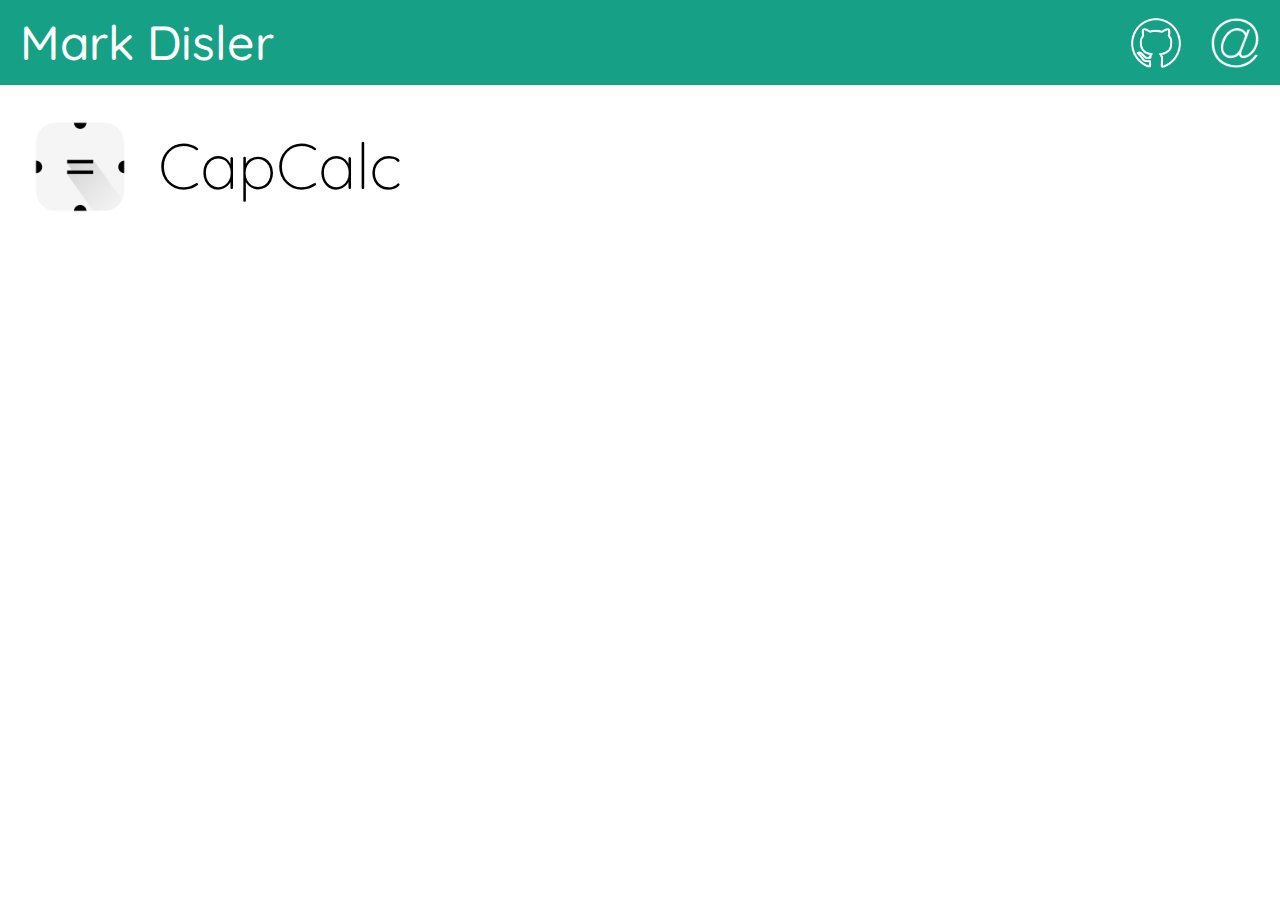
<file: capcalc.html>
<!doctype html>

<html>

<head>
	<title> CapCalc </title>
	<link href = "main.css" rel = "stylesheet" type = "text/css" />
	<link href='http://fonts.googleapis.com/css?family=Quicksand:300,400,700' rel='stylesheet' type='text/css'>
</head>

<body>

	<div class="topBar" style="height:85px;">

		<span style="float:left; padding-left: 20px; padding-top: 12px;" class="topBar">
			<h3> Mark Disler </h3>
		</span>

		<span style="float:right; display:inline-block; padding-top: 18px; padding-right: 10px" class="topBar">
			<a class="social" href="https://github.com/markdisler"><img class="social" src="images/github.png"></a>
			<a class="social" href="mailto:mldisler@gmail.com"><img class="social" src="images/email.png"></a>
		</span>​

	</div>


	<div style="padding-top: 20px;">

		<span style="float:left; padding-left: 20px; padding-top: 12px;">

			<p class="general">

				<a class="social" href="">
					<img class="appIcon" src="images/icons/CapCalc.png" align="top">
				</a>
				CapCalc
			</p>
		</span>


 <!--
		Inspiration

		What it does


		How it was built

		Challenges I ran Into

		Accomplishments

		What I learned

		What's next
 -->
	</div>



</body>

</html>
</file>
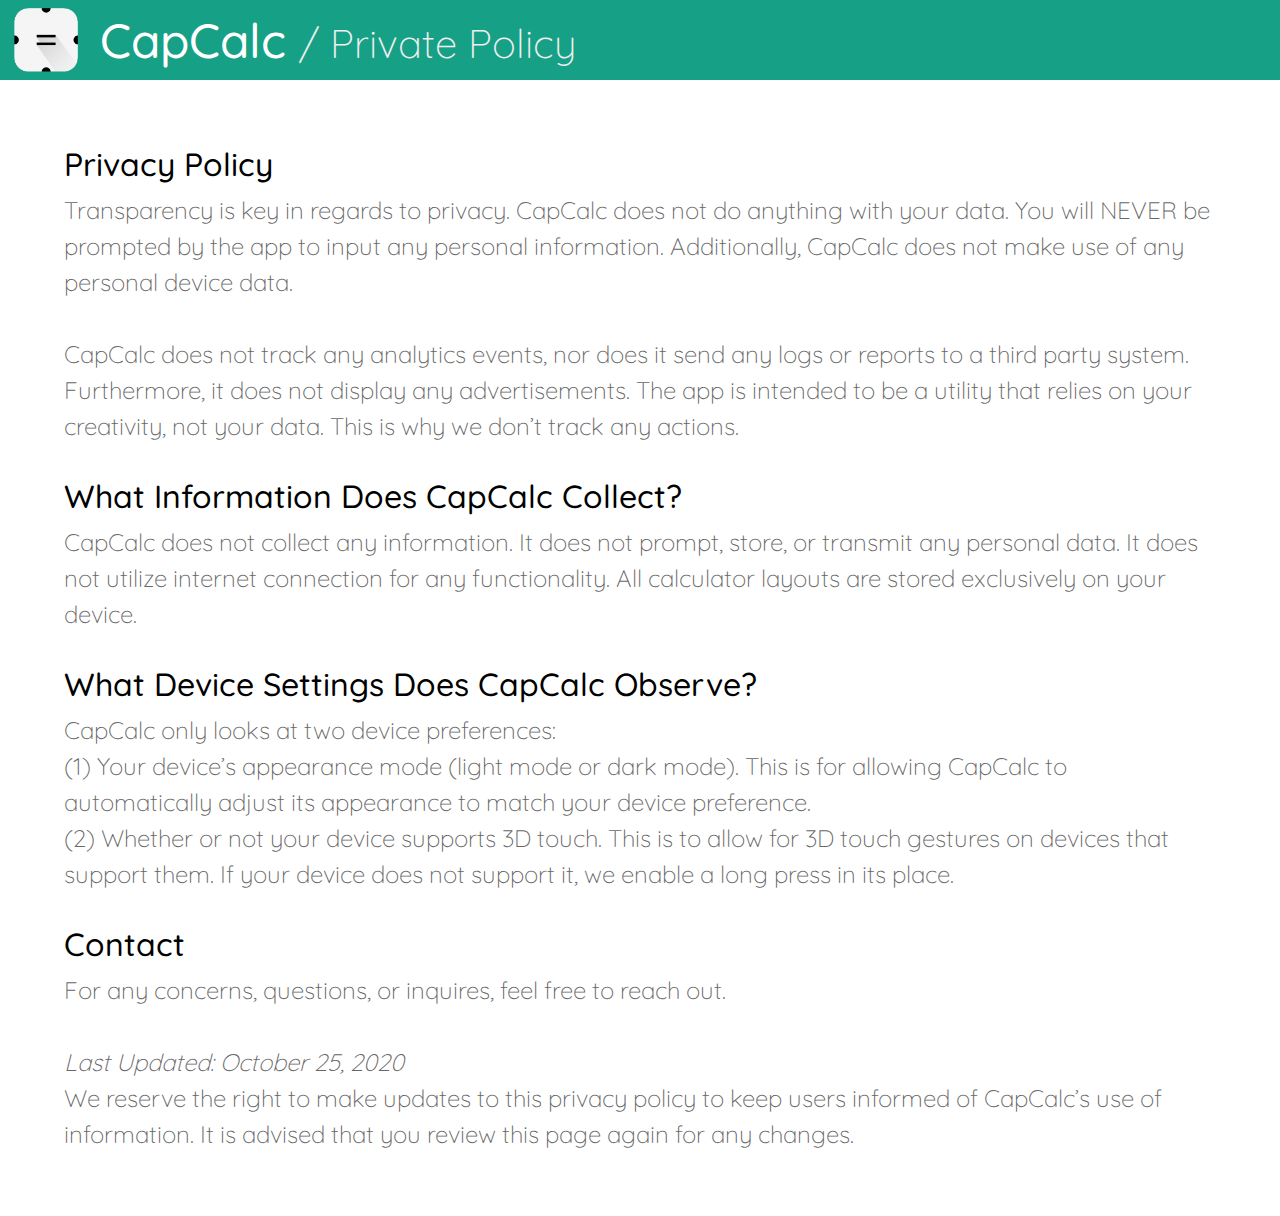
<file: CapCalc/privacy-policy.html>
<!doctype html>

<html>

<head>
	<title> CapCalc </title>
	<link href="private-policy.css" rel = "stylesheet" type = "text/css" />
	<link href='http://fonts.googleapis.com/css?family=Quicksand:300,400,700' rel='stylesheet' type='text/css'>
</head>

<body>

	<div class="topBar" style="height:5rem;">
            <img class="appIcon" style="float:left;" src="../images/icons/CapCalc.png">
            <span style="float:left; padding-left: 0.5rem;">
    			<h1> CapCalc <span style="color: #eeeeee; font-weight:300; font-size:2.5rem"> / Private Policy </span></h1>
    		</span>
	</div>


	<div style="margin: 4rem">

        <h3> Privacy Policy </h3>
        <p>
            Transparency is key in regards to privacy.  CapCalc does not do anything with your data.  You will NEVER be prompted by the app to input any personal information.  Additionally, CapCalc does not make use of any personal device data.
            <br><br>
            CapCalc does not track any analytics events, nor does it send any logs or reports to a third party system.  Furthermore, it does not display any advertisements.  The app is intended to be a utility that relies on your creativity, not your data.  This is why we don’t track any actions.
        </p>

        <h3> What Information Does CapCalc Collect? </h3>
        <p>
            CapCalc does not collect any information.  It does not prompt, store, or transmit any personal data.  It does not utilize internet connection for any functionality.

            All calculator layouts are stored exclusively on your device.
        </p>

        <h3> What Device Settings Does CapCalc Observe? </h3>
        <p>
            CapCalc only looks at two device preferences:
            <br>
            (1) Your device’s appearance mode (light mode or dark mode).  This is for allowing CapCalc to automatically adjust its appearance to match your device preference.
            <br>
            (2) Whether or not your device supports 3D touch.   This is to allow for 3D touch gestures on devices that support them.  If your device does not support it, we enable a long press in its place.
        </p>

        <h3> Contact </h3>
        <p>
            For any concerns, questions, or inquires, feel free to reach out.
            <br><br>
        </p>

        <p> <i>Last Updated: October 25, 2020</i> </p>
        <p>
            We reserve the right to make updates to this privacy policy to keep users informed of CapCalc’s use of information.  It is advised that you review this page again for any changes.
        </p>
	</div>



</body>

</html>
</file>
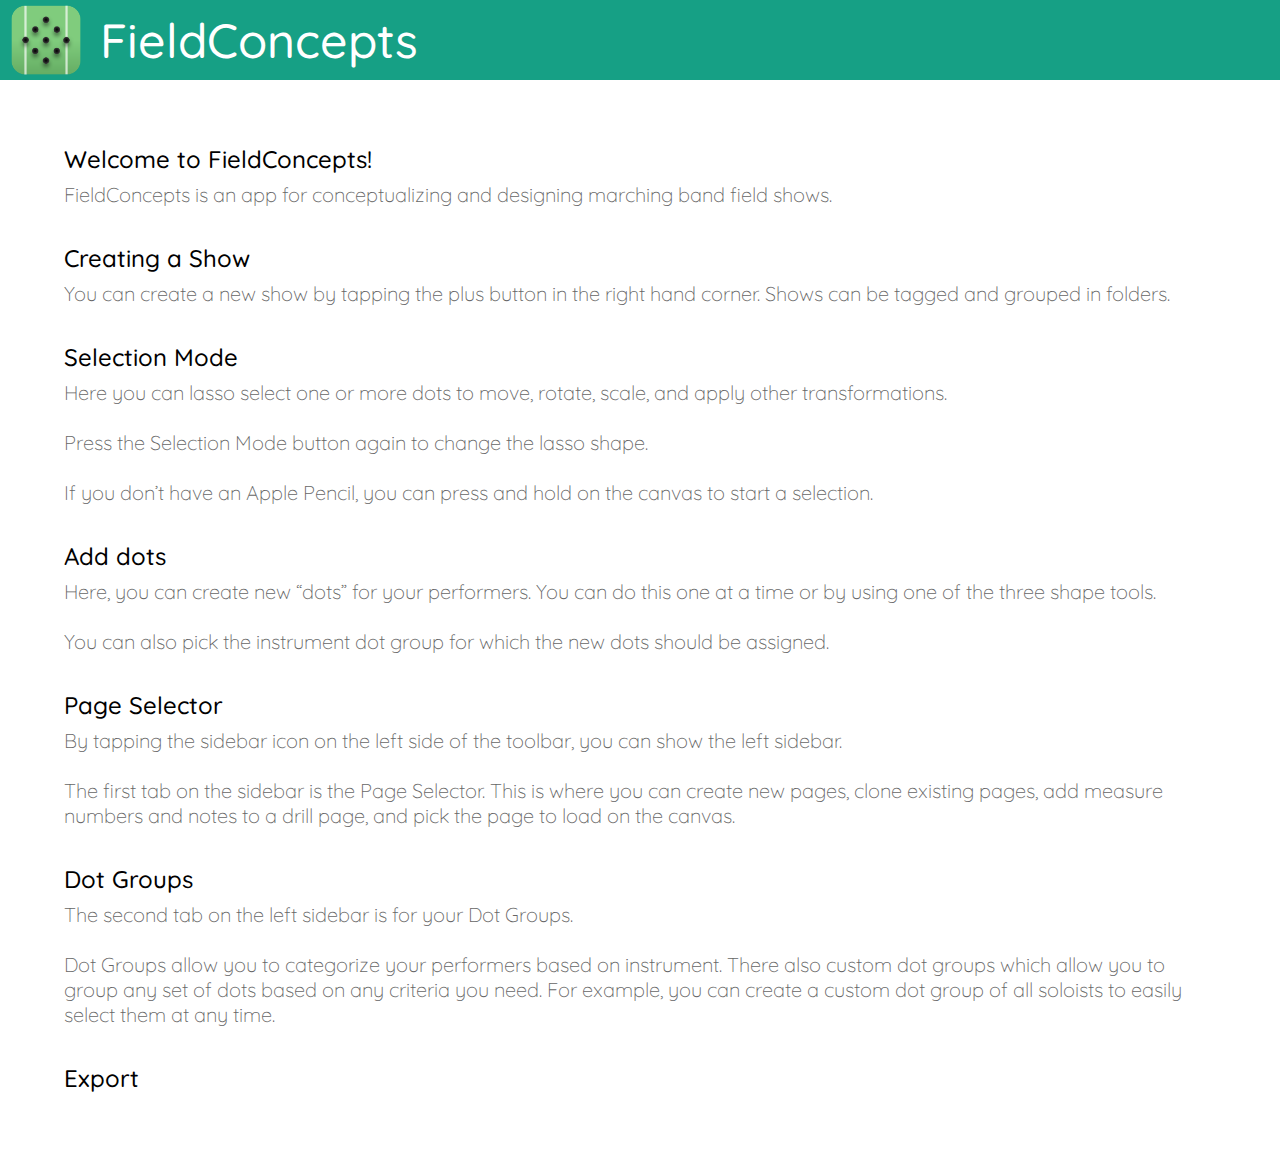
<file: FieldConcepts/about.html>
<!doctype html>

<html>

<head>
	<title> FieldConcepts </title>
	<link href="about.css" rel = "stylesheet" type = "text/css" />
	<link href='http://fonts.googleapis.com/css?family=Quicksand:300,400,700' rel='stylesheet' type='text/css'>
</head>

<body>

	<div class="topBar" style="height:5rem;">
            <img class="appIcon" style="float:left;" src="../images/icons/FieldConcepts.png">
            <span style="float:left; padding-left: 0.5rem;">
    			<h1> FieldConcepts <span style="color: #eeeeee; font-weight:300; font-size:2.5rem"> </span></h1>
    		</span>
	</div>


	<div style="margin: 4rem">

        <h3> Welcome to FieldConcepts! </h3>
        <p>
            FieldConcepts is an app for conceptualizing and designing marching band field shows.
        </p>

        <h3> Creating a Show </h3>
        <p>
            You can create a new show by tapping the plus button in the right hand corner.  Shows can be tagged and grouped in folders.
        </p>

        <h3> Selection Mode </h3>
        <p>
			Here you can lasso select one or more dots to move, rotate, scale, and apply other transformations.
			<br><br>
			Press the Selection Mode button again to change the lasso shape.
			<br><br>
			If you don’t have an Apple Pencil, you can press and hold on the canvas to start a selection.
        </p>

        <h3> Add dots </h3>
        <p>
			Here, you can create new “dots” for your performers. You can do this one at a time or by using one of the three shape tools.
			<br><br>
			You can also pick the instrument dot group for which the new dots should be assigned.
        </p>

		<h3> Page Selector </h3>
        <p>
			By tapping the sidebar icon on the left side of the toolbar, you can show the left sidebar.
			<br><br>
			The first tab on the sidebar is the Page Selector. This is where you can create new pages, clone existing pages, add measure numbers and notes to a drill page, and pick the page to load on the canvas.
        </p>

		<h3> Dot Groups </h3>
		<p>
			The second tab on the left sidebar is for your Dot Groups.
			<br><br>
			Dot Groups allow you to categorize your performers based on instrument. There also custom dot groups which allow you to group any set of dots based on any criteria you need. For example, you can create a custom dot group of all soloists to easily select them at any time.
		</p>

		<h3> Export </h3>

	</div>



</body>

</html>
</file>
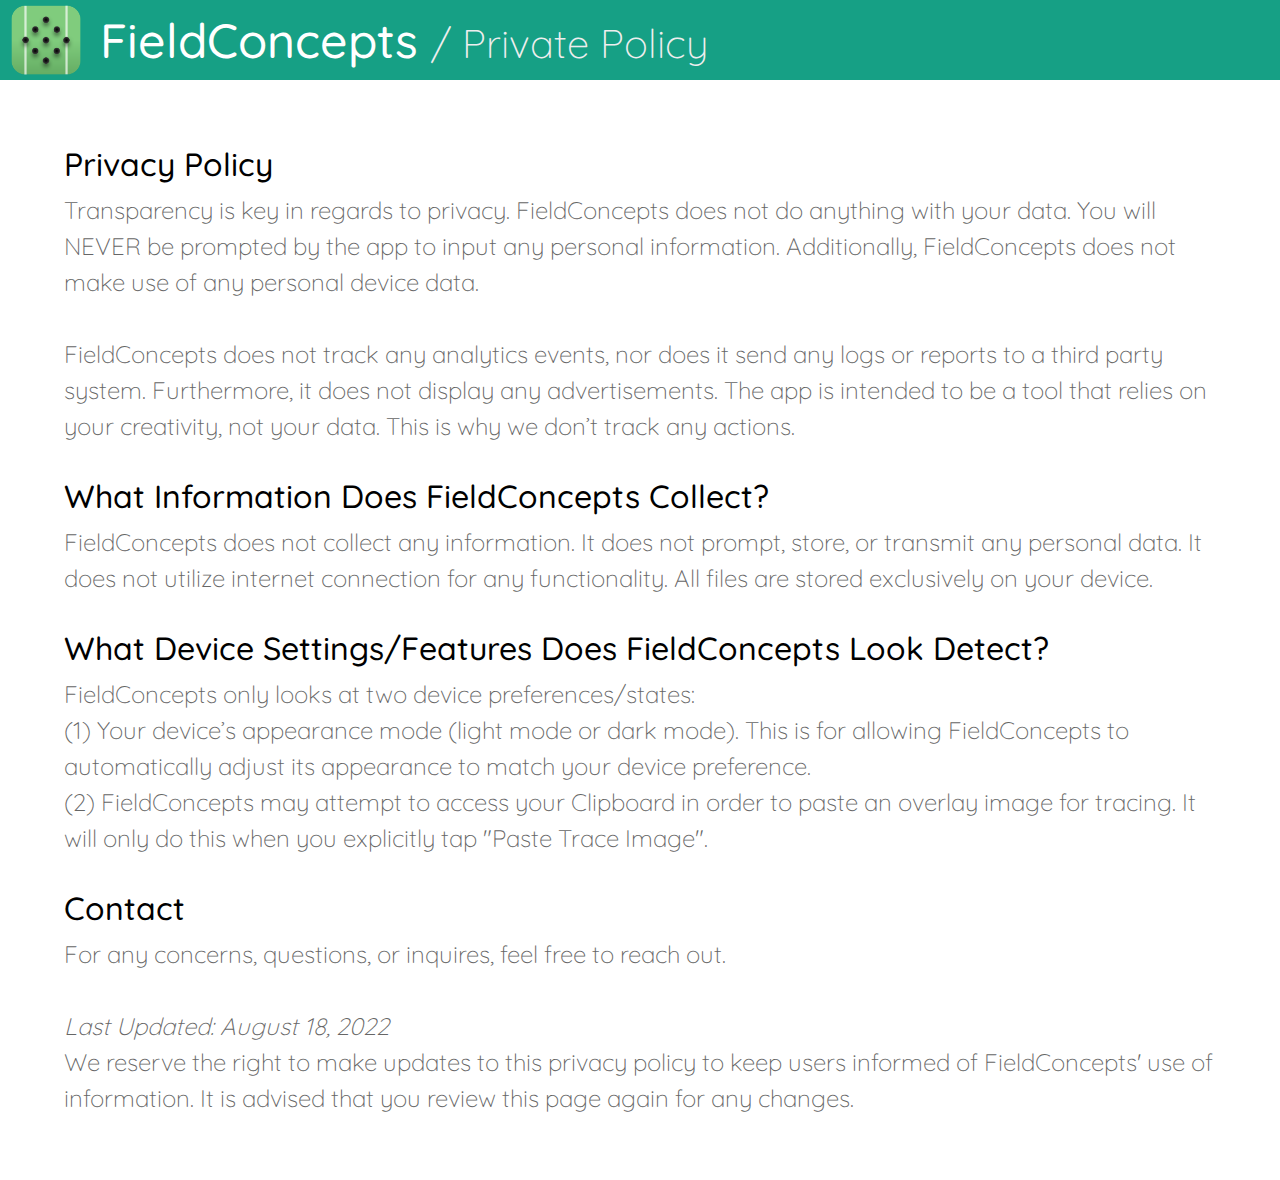
<file: FieldConcepts/privacy-policy.html>
<!doctype html>

<html>

<head>
	<title> FieldConcepts </title>
	<link href="private-policy.css" rel = "stylesheet" type = "text/css" />
	<link href='http://fonts.googleapis.com/css?family=Quicksand:300,400,700' rel='stylesheet' type='text/css'>
</head>

<body>

	<div class="topBar" style="height:5rem;">
            <img class="appIcon" style="float:left;" src="../images/icons/FieldConcepts.png">
            <span style="float:left; padding-left: 0.5rem;">
    			<h1> FieldConcepts <span style="color: #eeeeee; font-weight:300; font-size:2.5rem"> / Private Policy </span></h1>
    		</span>
	</div>


	<div style="margin: 4rem">

        <h3> Privacy Policy </h3>
        <p>
            Transparency is key in regards to privacy.  FieldConcepts does not do anything with your data.  You will NEVER be prompted by the app to input any personal information.  Additionally, FieldConcepts does not make use of any personal device data.
            <br><br>
            FieldConcepts does not track any analytics events, nor does it send any logs or reports to a third party system.  Furthermore, it does not display any advertisements.  The app is intended to be a tool that relies on your creativity, not your data.  This is why we don’t track any actions.
        </p>

        <h3> What Information Does FieldConcepts Collect? </h3>
        <p>
            FieldConcepts does not collect any information.  It does not prompt, store, or transmit any personal data.  It does not utilize internet connection for any functionality.

            All files are stored exclusively on your device.
        </p>

        <h3> What Device Settings/Features Does FieldConcepts Look Detect? </h3>
        <p>
            FieldConcepts only looks at two device preferences/states:
            <br>
            (1) Your device’s appearance mode (light mode or dark mode).  This is for allowing FieldConcepts to automatically adjust its appearance to match your device preference.
            <br>
            (2) FieldConcepts may attempt to access your Clipboard in order to paste an overlay image for tracing.  It will only do this when you explicitly tap "Paste Trace Image".
        </p>

        <h3> Contact </h3>
        <p>
            For any concerns, questions, or inquires, feel free to reach out.
            <br><br>
        </p>

        <p> <i>Last Updated: August 18, 2022</i> </p>
        <p>
            We reserve the right to make updates to this privacy policy to keep users informed of FieldConcepts' use of information.  It is advised that you review this page again for any changes.
        </p>
	</div>



</body>

</html>
</file>
<file: main.css>
body {
	font-weight: 300;
	font-family: 'Quicksand', sans-serif;
	margin:0;
	padding:0;
}

h1 {
	color:white;
	font-size:62px;
	text-align:center;
	font-weight:700;
	margin:0;
}

h1.myName {
	background:#16a085;
	padding-top:50px;
}

h3 {
	color:white;
	font-size:48px;
	text-align:left;
	font-weight:500;
	margin:0;
}

.topBar {
	background: #16a085;
}

div {
	color:black;
	background-color: white;
	font-size: 32px;
	text-align: center;
	font-weight: 300;
}

div.sectionContainer {
	padding-left: 100px;
	padding-right: 100px;
}

div.grayContainer {
	background-color:#EEEEEE;
}

div.compactLayout {
	display; flex;
	overflow: hidden;
	margin-top: 8px
}

div.keywordTagContainer {
	display: inline-block;
}

h2 {
	color:black;
	background-color: white;
	font-size: 62px;
	text-align: center;
	font-weight: 500;
	padding-top: 50px;
	margin:0;
}

h2.aboutMeTitle {
	color:black;;
	background-color:#EEEEEE;
	font-size: 62px;
	text-align: center;
	font-weight: 500;
	padding-top: 50px;
}

p {
	color:white;
	font-size: 36px;
	line-height: 150%;
	margin:0;
	text-align: center;
}

p.general {
	color:black;
	font-size: 64px;
	line-height: 150%;
	margin:0;
	text-align: left;
}

p.topArea {
	background:#16a085;
	padding-top: 50px;
	padding-bottom: 50px;
}

p.aboutMe {
	font-size: 28px;
	color:#333333;
	text-align:left;
	padding-top: 25px;
	padding-bottom: 50px;
}

p.keywordTag {
	background-color: #F5F5F5;
	font-size: 16px;
	color:#333333;
	text-align:left;
	padding: 6px 16px 6px 16px;
	border-radius: 21px;
	width: fit-content;
	block-size: fit-content;
	float: left;
	margin-left: 16;
}

p.projectTitle {
	font-size: 36px;
	color:black;
	text-align:left;
	padding-top: 35px;
}

p.minorDetails {
	font-size: 20px;
	color:#16a085;
	text-align:left;
}

p.projectBody {
	font-size: 24px;
	color:#888888;
	text-align:left;
	padding-top: 15px;
	padding-bottom: 20px;
}

a:link {
	text-decoration: none;
	color:#16a085;
}

a:visited {
	text-decoration: none;
	color:#32a595;
}

a.social, a.social:link, a.social:visited {
	color:white;
	font-weight: 700;
	text-decoration: none;
}

a.titleLink {
	font-size: 36px;
	color:black;
	text-align:left;
	padding-left: 0px;
	text-decoration: none;
}

a.titleLink:hover {
	text-decoration: underline;
}

img.social {
	height: 50px;
	width : 50px;
	margin-left: 10px;
	margin-right: 10px;
}

img.appIcon {
	height: 100px;
	width : 100px;
	margin-left: 10px;
	margin-right: 10px;
}

img.screenshot {
	display: inline-block;
	width: 30%;
	height: 30%;
	margin: 10px 10px 10px 10px;
	vertical-align: middle;
	box-shadow: 0px 0px 15px #666666;
}

img.verticalScreenshot {
	width: 15%;
	height: 15%;
	vertical-align: middle;
	margin: 10px 10px 10px 10px;
	box-shadow: 0px 0px 15px #666666;
}
</file>
<file: CapCalc/private-policy.css>
body {
	font-weight: 300;
	font-family: 'Quicksand', sans-serif;
	margin:0;
    padding:0;
}

h1 {
    color:white;
	font-size:3rem;
	text-align:left;
	font-weight: 500;
}

h3 {
	color:black;
	font-size:2rem;
	text-align:left;
	font-weight:500;
	margin-top: 2rem;
    margin-bottom: 0.5rem;
}

.topBar {
	background: #16a085;
    display: flex;
    align-items: center;
}

div {
  color:black;
	background-color: white;
	font-size: 32px;
	text-align: center;
	font-weight: 300;
}

h2 {
	color:black;
	background-color: white;
	font-size: 62px;
	text-align: center;
	font-weight: 500;
	margin:0;
}

p {
	color:#666666;
	font-size: 1.5rem;
	line-height: 150%;
	margin:0;
	text-align: left;
}

img.appIcon {
	height: 4.5rem;
	width : 4.5rem;
	margin-left: 10px;
	margin-right: 10px;
}
</file>
<file: FieldConcepts/about.css>
body {
	font-weight: 300;
	font-family: 'Quicksand', sans-serif;
	margin:0;
    padding:0;
}

h1 {
    color:white;
	font-size:3rem;
	text-align:left;
	font-weight: 500;
}

h3 {
	color:black;
	font-size:1.5rem;
	text-align:left;
	font-weight:500;
	margin-top: 2rem;
    margin-bottom: 0.5rem;
}

.topBar {
	background: #16a085;
    display: flex;
    align-items: center;
}

div {
  color:black;
	background-color: white;
	font-size: 32px;
	text-align: center;
	font-weight: 300;
}

h2 {
	color:black;
	background-color: white;
	font-size: 62px;
	text-align: center;
	font-weight: 500;
	margin:0;
}

p {
	color:#666666;
	font-size: 1.25rem;
	line-height: 125%;
	padding-bottom: 4px;
	margin:0;
	text-align: left;
}

img.appIcon {
	height: 4.5rem;
	width : 4.5rem;
	margin-left: 10px;
	margin-right: 10px;
}
</file>
<file: FieldConcepts/private-policy.css>
body {
	font-weight: 300;
	font-family: 'Quicksand', sans-serif;
	margin:0;
    padding:0;
}

h1 {
    color:white;
	font-size:3rem;
	text-align:left;
	font-weight: 500;
}

h3 {
	color:black;
	font-size:2rem;
	text-align:left;
	font-weight:500;
	margin-top: 2rem;
    margin-bottom: 0.5rem;
}

.topBar {
	background: #16a085;
    display: flex;
    align-items: center;
}

div {
  color:black;
	background-color: white;
	font-size: 32px;
	text-align: center;
	font-weight: 300;
}

h2 {
	color:black;
	background-color: white;
	font-size: 62px;
	text-align: center;
	font-weight: 500;
	margin:0;
}

p {
	color:#666666;
	font-size: 1.5rem;
	line-height: 150%;
	margin:0;
	text-align: left;
}

img.appIcon {
	height: 4.5rem;
	width : 4.5rem;
	margin-left: 10px;
	margin-right: 10px;
}
</file>
